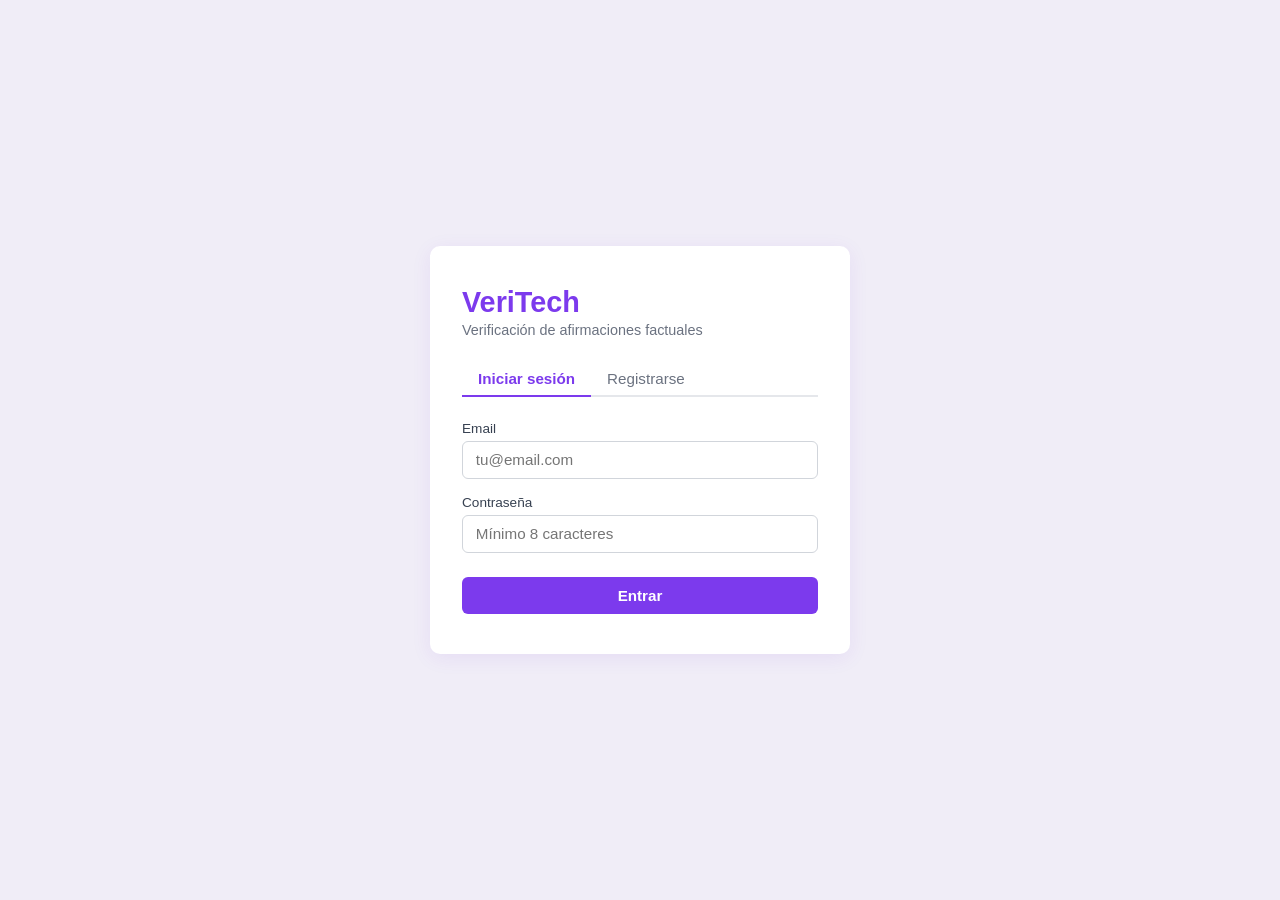
<file: frontend/index.html>
<!DOCTYPE html>
<html lang="es">
<head>
    <meta charset="UTF-8">
    <meta name="viewport" content="width=device-width, initial-scale=1.0">
    <title>VeriTech – Acceso</title>
    <link rel="stylesheet" href="style.css">
</head>
<body class="auth-page">

    <div class="auth-card">
        <h1 class="logo">VeriTech</h1>
        <p class="tagline">Verificación de afirmaciones factuales</p>

        <div class="tabs">
            <button class="tab active" id="tab-login" onclick="showTab('login')">Iniciar sesión</button>
            <button class="tab" id="tab-register" onclick="showTab('register')">Registrarse</button>
        </div>

        <!-- LOGIN -->
        <form id="form-login" onsubmit="handleLogin(event)">
            <div class="field">
                <label>Email</label>
                <input type="email" id="login-email" required placeholder="tu@email.com">
            </div>
            <div class="field">
                <label>Contraseña</label>
                <input type="password" id="login-password" required placeholder="Mínimo 8 caracteres">
            </div>
            <p class="error hidden" id="login-error"></p>
            <button type="submit" class="btn-primary">Entrar</button>
        </form>

        <!-- REGISTER -->
        <form id="form-register" class="hidden" onsubmit="handleRegister(event)">
            <div class="field">
                <label>Email</label>
                <input type="email" id="reg-email" required placeholder="tu@email.com">
            </div>
            <div class="field">
                <label>Contraseña</label>
                <input type="password" id="reg-password" required placeholder="Mínimo 8 caracteres">
            </div>
            <p class="error hidden" id="reg-error"></p>
            <p class="success hidden" id="reg-success">Cuenta creada. Ya puedes iniciar sesión.</p>
            <button type="submit" class="btn-primary">Crear cuenta</button>
        </form>
    </div>

    <script type="module">
        import { login, register } from './api.js';

        if (localStorage.getItem('token')) {
            window.location.href = 'claims.html';
        }

        window.showTab = function(tab) {
            document.getElementById('form-login').classList.toggle('hidden', tab !== 'login');
            document.getElementById('form-register').classList.toggle('hidden', tab !== 'register');
            document.getElementById('tab-login').classList.toggle('active', tab === 'login');
            document.getElementById('tab-register').classList.toggle('active', tab === 'register');
        };

        window.handleLogin = async function(e) {
            e.preventDefault();
            const errorEl = document.getElementById('login-error');
            errorEl.classList.add('hidden');
            try {
                await login(
                    document.getElementById('login-email').value,
                    document.getElementById('login-password').value
                );
                window.location.href = 'claims.html';
            } catch (err) {
                errorEl.textContent = err.message;
                errorEl.classList.remove('hidden');
            }
        };

        window.handleRegister = async function(e) {
            e.preventDefault();
            const errorEl = document.getElementById('reg-error');
            const successEl = document.getElementById('reg-success');
            errorEl.classList.add('hidden');
            successEl.classList.add('hidden');
            try {
                await register(
                    document.getElementById('reg-email').value,
                    document.getElementById('reg-password').value
                );
                successEl.classList.remove('hidden');
                document.getElementById('form-register').reset();
            } catch (err) {
                errorEl.textContent = err.message;
                errorEl.classList.remove('hidden');
            }
        };
    </script>
</body>
</html>
</file>
<file: frontend/style.css>
*, *::before, *::after {
    box-sizing: border-box;
    margin: 0;
    padding: 0;
}

body {
    font-family: -apple-system, BlinkMacSystemFont, 'Segoe UI', sans-serif;
    font-size: 15px;
    background: #f0edf7;
    color: #1a1a2e;
}

/* ── AUTH PAGE ────────────────────────────────── */

.auth-page {
    display: flex;
    align-items: center;
    justify-content: center;
    min-height: 100vh;
}

.auth-card {
    background: #fff;
    border-radius: 10px;
    padding: 2.5rem 2rem;
    width: 100%;
    max-width: 420px;
    box-shadow: 0 4px 20px rgba(109,40,217,0.08);
}

.logo {
    font-size: 1.8rem;
    font-weight: 700;
    color: #7c3aed;
    margin-bottom: 0.2rem;
}

.tagline {
    color: #6b7280;
    font-size: 0.9rem;
    margin-bottom: 1.5rem;
}

.tabs {
    display: flex;
    border-bottom: 2px solid #e5e7eb;
    margin-bottom: 1.5rem;
}

.tab {
    background: none;
    border: none;
    padding: 0.5rem 1rem;
    cursor: pointer;
    font-size: 0.95rem;
    color: #6b7280;
    border-bottom: 2px solid transparent;
    margin-bottom: -2px;
}

.tab.active {
    color: #7c3aed;
    border-bottom-color: #7c3aed;
    font-weight: 600;
}

/* ── FORMS ────────────────────────────────────── */

.field {
    margin-bottom: 1rem;
}

.field label {
    display: block;
    font-size: 0.85rem;
    font-weight: 500;
    margin-bottom: 0.3rem;
    color: #374151;
}

input[type="email"],
input[type="password"],
input[type="text"] {
    width: 100%;
    padding: 0.6rem 0.8rem;
    border: 1px solid #d1d5db;
    border-radius: 6px;
    font-size: 0.95rem;
    outline: none;
    transition: border-color 0.2s;
}

input:focus {
    border-color: #7c3aed;
}

.btn-primary {
    width: 100%;
    padding: 0.65rem;
    background: #7c3aed;
    color: #fff;
    border: none;
    border-radius: 6px;
    font-size: 0.95rem;
    font-weight: 600;
    cursor: pointer;
    margin-top: 0.5rem;
}

.btn-primary:hover {
    background: #6d28d9;
}

.error {
    color: #dc2626;
    font-size: 0.85rem;
    margin-top: 0.4rem;
}

.success {
    color: #16a34a;
    font-size: 0.85rem;
    margin-top: 0.4rem;
}

.hidden {
    display: none;
}

/* ── DASHBOARD ────────────────────────────────── */

.topbar {
    background: #fff;
    border-bottom: 1px solid #e5e7eb;
    border-top: 3px solid #7c3aed;
    padding: 0.9rem 2rem;
    display: flex;
    align-items: center;
    justify-content: space-between;
}

.topbar .logo {
    font-size: 1.3rem;
    margin: 0;
}

.btn-logout {
    background: none;
    border: 1px solid #d1d5db;
    padding: 0.4rem 0.9rem;
    border-radius: 6px;
    cursor: pointer;
    font-size: 0.85rem;
    color: #6b7280;
}

.container {
    max-width: 900px;
    margin: 2rem auto;
    padding: 0 1.5rem;
}

.container h2 {
    margin-bottom: 1.2rem;
    font-size: 1.3rem;
}

.card {
    background: #fff;
    border-radius: 10px;
    padding: 1.5rem;
    box-shadow: 0 1px 3px rgba(109,40,217,0.05), 0 4px 12px rgba(109,40,217,0.04);
    margin-bottom: 1.5rem;
}

.card h3 {
    font-size: 1rem;
    margin-bottom: 1rem;
    color: #374151;
}

.field.row {
    display: flex;
    gap: 0.8rem;
    align-items: center;
    margin: 0;
}

.input-wide {
    flex: 1;
}

.field.row .btn-primary {
    width: auto;
    margin: 0;
    white-space: nowrap;
    padding: 0.65rem 1.2rem;
}

/* ── TABLE ────────────────────────────────────── */

table {
    width: 100%;
    border-collapse: collapse;
    font-size: 0.9rem;
}

thead th {
    text-align: left;
    padding: 0.6rem 0.8rem;
    border-bottom: 2px solid #e5e7eb;
    color: #6b7280;
    font-weight: 600;
    font-size: 0.8rem;
    text-transform: uppercase;
    letter-spacing: 0.03em;
}

tbody tr {
    border-bottom: 1px solid #f3f4f6;
    transition: background 0.15s;
}

tbody tr:hover {
    background: #f5f3ff;
}

tbody td {
    padding: 0.75rem 0.8rem;
    vertical-align: middle;
}

tbody td:first-child {
    color: #9ca3af;
    font-size: 0.82rem;
    width: 2.5rem;
}

.empty {
    text-align: center;
    color: #9ca3af;
    padding: 2rem;
}

.actions {
    display: flex;
    gap: 0.4rem;
}

.btn-edit,
.btn-delete,
.btn-save,
.btn-cancel {
    padding: 0.3rem 0.7rem;
    border-radius: 5px;
    border: none;
    cursor: pointer;
    font-size: 0.8rem;
}

.btn-edit   { background: #f5f3ff; color: #7c3aed; }
.btn-delete { background: #fef2f2; color: #dc2626; }
.btn-save   { background: #dcfce7; color: #166534; }
.btn-cancel { background: #f3f4f6; color: #6b7280; }

.edit-input {
    width: 100%;
    padding: 0.35rem 0.5rem;
    border: 1px solid #7c3aed;
    border-radius: 4px;
    font-size: 0.9rem;
    outline: none;
}

/* ── VERDICT BADGES ───────────────────────────── */

.badge {
    display: inline-block;
    padding: 0.2rem 0.6rem;
    border-radius: 4px;
    font-size: 0.78rem;
    font-weight: 500;
}

.badge-true    { background: #dcfce7; color: #166534; }
.badge-false   { background: #fee2e2; color: #991b1b; }
.badge-unknown { background: #f3f4f6; color: #6b7280; }

.source-link {
    color: #7c3aed;
    font-size: 0.85rem;
    text-decoration: none;
}

.source-link:hover {
    text-decoration: underline;
}

.no-source {
    color: #9ca3af;
}

.api-notice {
    font-size: 0.8rem;
    color: #9ca3af;
    margin-bottom: 1rem;
    padding: 0.5rem 0.75rem;
    background: #faf9ff;
    border-left: 3px solid #c4b5fd;
    border-radius: 0 4px 4px 0;
}
</file>
